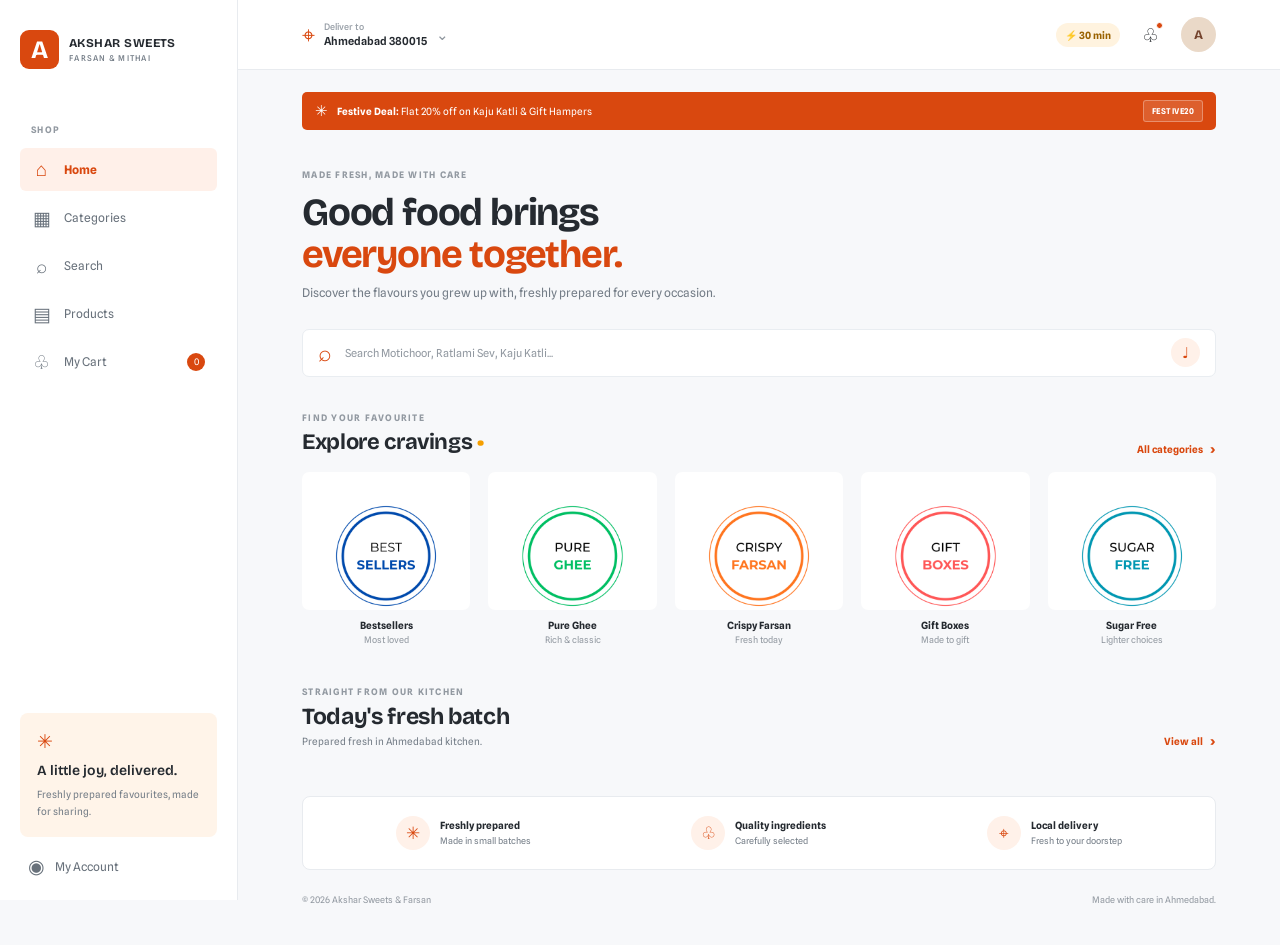
<file: index.html>
<!DOCTYPE html>
<html lang="en">
<head>
  <meta charset="UTF-8">
  <meta name="viewport" content="width=device-width, initial-scale=1.0">
  <meta name="theme-color" content="#f7f8fa">
  <title>Akshar Sweets & Farsan</title>
  <link rel="preconnect" href="https://fonts.googleapis.com">
  <link rel="preconnect" href="https://fonts.gstatic.com" crossorigin>
  <link href="https://fonts.googleapis.com/css2?family=Bricolage+Grotesque:wght@400;500;600;700;800&family=Spline+Sans:wght@400;500;600;700&display=swap" rel="stylesheet">
  <link rel="stylesheet" href="style.css">
</head>
<body>
  <div class="app-layout">
    <aside class="sidebar">
      <a href="#" class="brand">
        <span class="brand-symbol">A</span>
        <span class="brand-name">AKSHAR SWEETS<small>FARSAN & MITHAI</small></span>
      </a>
      <div class="sidebar-section">
        <span class="sidebar-label">SHOP</span>
        <nav class="sidebar-nav">
          <a href="../index.html" class="nav-item active"><span class="nav-icon">⌂</span>Home</a>
          <a href="/pages/categories.html" class="nav-item"><span class="nav-icon">▦</span>Categories</a>
          <a href="/pages/search.html" class="nav-item"><span class="nav-icon">⌕</span>Search</a>
          <a href="/pages/products.html" class="nav-item"><span class="nav-icon">▤</span>Products</a>
          <a href="/pages/my-cart.html" class="nav-item"><span class="nav-icon">♧</span>My Cart <span class="nav-count" id="sidebarCartCount">0</span></a>
        </nav>
      </div> 
      <div class="sidebar-bottom">
        <div class="sidebar-promo">
          <span class="promo-star">✳</span>
          <strong>A little joy, delivered.</strong>
          <p>Freshly prepared favourites, made for sharing.</p>
        </div>
        <a href="#" class="account-link"><span>◉</span> My Account</a>
      </div>
    </aside>

    <main class="main-content">
      <header class="topbar">
        <a href="#" class="brand mobile-brand">
          <span class="brand-symbol">A</span>
          <span class="brand-name">AKSHAR SWEETS<small>FARSAN & MITHAI</small></span>
        </a>
        <div class="topbar-location">
          <span class="location-pin">⌖</span>
          <span><strong>Deliver to</strong><b>Ahmedabad 380015</b></span>
          <span class="location-arrow">⌄</span>
        </div>
        <div class="topbar-spacer"></div>
        <span class="delivery-time">⚡ 30 min</span>
        <button class="topbar-icon notification-button" aria-label="Notifications">♧<i></i></button>
        <button class="profile-button" aria-label="Profile">A</button>
      </header>

      <div class="home-container">
        <div class="offer-strip">
          <span class="offer-icon">✳</span>
          <p><strong>Festive Deal:</strong> Flat 20% off on Kaju Katli & Gift Hampers</p>
          <span class="offer-code">FESTIVE20</span>
        </div>

        <section class="welcome-section">
          <div>
            <span class="section-kicker">MADE FRESH, MADE WITH CARE</span>
            <h1>Good food brings<br><em>everyone together.</em></h1>
            <p>Discover the flavours you grew up with, freshly prepared for every occasion.</p>
          </div>
        </section>

        <form class="search-bar" id="homeSearch">
          <span class="search-icon">⌕</span>
          <input id="searchInput" type="search" placeholder="Search Motichoor, Ratlami Sev, Kaju Katli...">
          <button type="button" class="voice-button" aria-label="Voice search">♩</button>
        </form>

        <section class="categories-section">
          <div class="section-heading">
            <div><span class="section-kicker">FIND YOUR FAVOURITE</span><h2>Explore cravings <span class="heading-dot">•</span></h2></div>
            <a href="#" class="section-link">All categories <span>›</span></a>
          </div>
          <div class="category-list">
            <a href="#" class="category-item">
              <span class="category-image category-sweets"><img src="/src/images/1.png" alt="Traditional sweets"></span>
              <span class="category-title">Bestsellers</span>
              <span class="category-subtitle">Most loved</span>
            </a>
            <a href="#" class="category-item">
              <span class="category-image category-ghee"><img src="/src/images/2.png" alt="Indian snacks"></span>
              <span class="category-title">Pure Ghee</span>
              <span class="category-subtitle">Rich & classic</span>
            </a>
            <a href="#" class="category-item">
              <span class="category-image category-farsan"><img src="/src/images/3.png" alt="Fresh farsan"></span>
              <span class="category-title">Crispy Farsan</span>
              <span class="category-subtitle">Fresh today</span>
            </a>
            <a href="#" class="category-item">
              <span class="category-image category-gifts"><img src="/src/images/4.png" alt="Gift selection"></span>
              <span class="category-title">Gift Boxes</span>
              <span class="category-subtitle">Made to gift</span>
            </a>
            <a href="#" class="category-item">
              <span class="category-image category-sugar"><img src="/src/images/5.png" alt="Indian food"></span>
              <span class="category-title">Sugar Free</span>
              <span class="category-subtitle">Lighter choices</span>
            </a>
          </div>
        </section>

        <section class="fresh-section">
          <div class="section-heading fresh-heading">
            <div><span class="section-kicker">STRAIGHT FROM OUR KITCHEN</span><h2>Today's fresh batch</h2><p>Prepared fresh in Ahmedabad kitchen.</p></div>
            <a href="#" class="section-link">View all <span>›</span></a>
          </div>
          <div class="fresh-grid" id="freshProducts"></div>
        </section>

        <section class="promise-section">
          <div class="promise-item"><span>✳</span><div><strong>Freshly prepared</strong><small>Made in small batches</small></div></div>
          <div class="promise-item"><span>♧</span><div><strong>Quality ingredients</strong><small>Carefully selected</small></div></div>
          <div class="promise-item"><span>⌖</span><div><strong>Local delivery</strong><small>Fresh to your doorstep</small></div></div>
        </section>

        <footer class="footer">
          <span>© 2026 Akshar Sweets & Farsan</span>
          <span>Made with care in Ahmedabad.</span>
        </footer>
      </div>
    </main>
  </div>

  <nav class="bottom-nav" aria-label="Main navigation">
    <a href="../index.html" class="bottom-item active"><span>⌂</span><small>Home</small></a>
    <a href="/pages/categories.html" class="bottom-item"><span>▦</span><small>Categories</small></a>
    <a href="/pages/search.html" class="bottom-item"><span>⌕</span><small>Search</small></a>
    <a href="/pages/products.html" class="bottom-item"><span>▤</span><small>Products</small></a>
    <a href="/pages/my-cart.html" class="bottom-item cart-nav-item"><span>♧<i id="bottomCartCount">0</i></span><small>Cart</small></a>
  </nav>

  <div class="toast" id="toast"></div>
  <script src="script.js"></script>
</body>
</html>
</file>
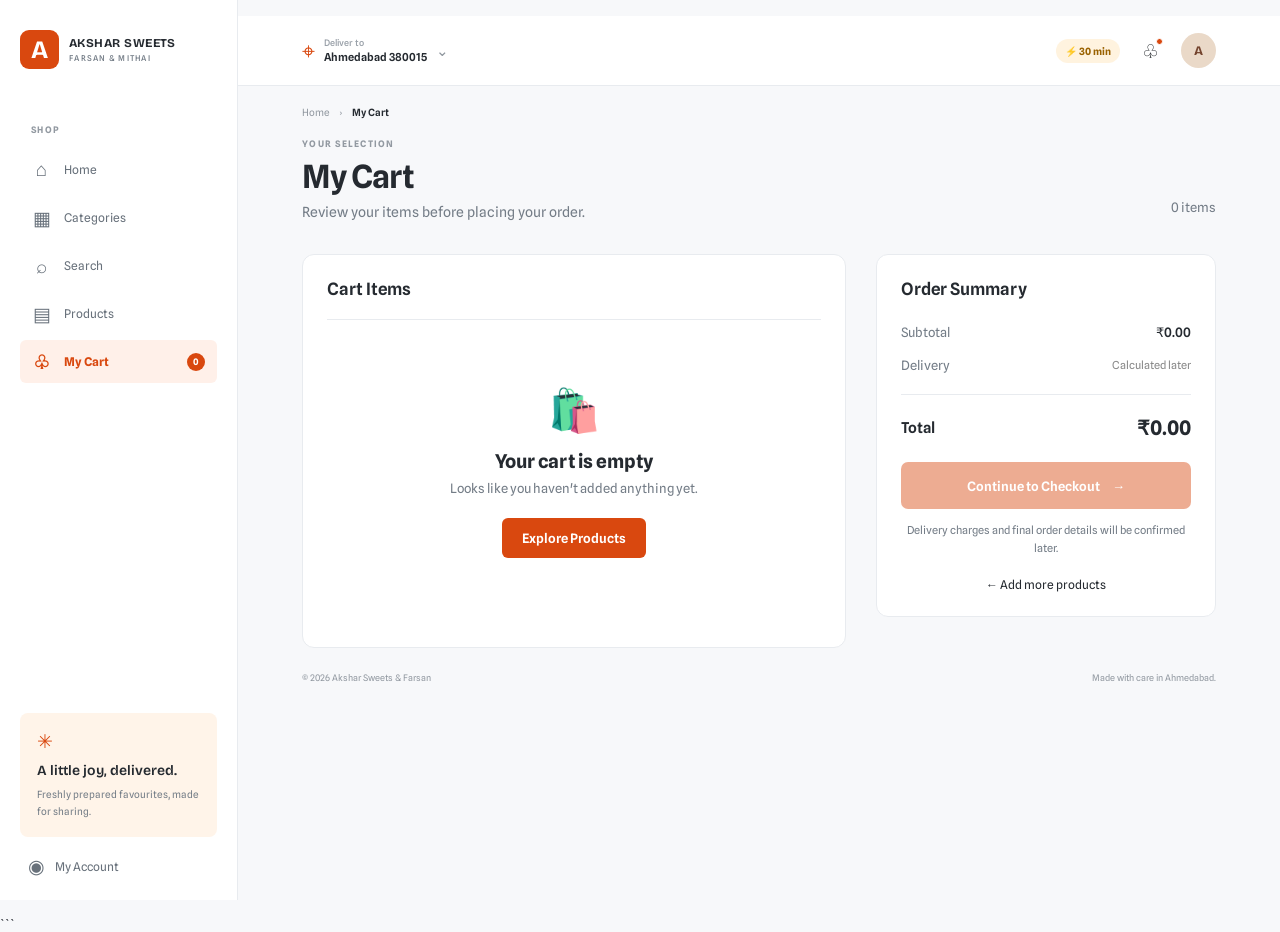
<file: pages/my-cart.html>
```html
<!DOCTYPE html>
<html lang="en">
<head>
  <meta charset="UTF-8">
  <meta name="viewport" content="width=device-width, initial-scale=1.0">
  <meta name="theme-color" content="#f7f8fa">
  <title>My Cart | Akshar Sweets & Farsan</title>
  <link rel="preconnect" href="https://fonts.googleapis.com">
  <link rel="preconnect" href="https://fonts.gstatic.com" crossorigin>
  <link href="https://fonts.googleapis.com/css2?family=Bricolage+Grotesque:wght@400;500;600;700;800&family=Spline+Sans:wght@400;500;600;700&display=swap" rel="stylesheet">
  <link rel="stylesheet" href="../style.css">
  <link rel="stylesheet" href="../css/my-cart.css">
</head>
<body>
  <div class="app-layout">
    <aside class="sidebar">
      <a href="../index.html" class="brand">
        <span class="brand-symbol">A</span>
        <span class="brand-name">AKSHAR SWEETS<small>FARSAN & MITHAI</small></span>
      </a>
      <div class="sidebar-section">
        <span class="sidebar-label">SHOP</span>
        <nav class="sidebar-nav">
          <a href="../index.html" class="nav-item"><span class="nav-icon">⌂</span>Home</a>
          <a href="/pages/categories.html" class="nav-item"><span class="nav-icon">▦</span>Categories</a>
          <a href="/pages/search.html" class="nav-item"><span class="nav-icon">⌕</span>Search</a>
          <a href="/pages/products.html" class="nav-item"><span class="nav-icon">▤</span>Products</a>
          <a href="/pages/my-cart.html" class="nav-item active"><span class="nav-icon">♧</span>My Cart <span class="nav-count" id="sidebarCartCount">0</span></a>
        </nav>
      </div>
      <div class="sidebar-bottom">
        <div class="sidebar-promo">
          <span class="promo-star">✳</span>
          <strong>A little joy, delivered.</strong>
          <p>Freshly prepared favourites, made for sharing.</p>
        </div>
        <a href="#" class="account-link"><span>◉</span> My Account</a>
      </div>
    </aside>

    <main class="main-content">
      <header class="topbar">
        <a href="../index.html" class="brand mobile-brand">
          <span class="brand-symbol">A</span>
          <span class="brand-name">AKSHAR SWEETS<small>FARSAN & MITHAI</small></span>
        </a>
        <div class="topbar-location">
          <span class="location-pin">⌖</span>
          <span><strong>Deliver to</strong><b>Ahmedabad 380015</b></span>
          <span class="location-arrow">⌄</span>
        </div>
        <div class="topbar-spacer"></div>
        <span class="delivery-time">⚡ 30 min</span>
        <button class="topbar-icon notification-button" aria-label="Notifications">♧<i></i></button>
        <button class="profile-button" aria-label="Profile">A</button>
      </header>

      <div class="cart-page">
        <div class="cart-breadcrumb">
          <a href="../index.html">Home</a>
          <span>›</span>
          <strong>My Cart</strong>
        </div>

        <div class="cart-heading">
          <div>
            <span class="section-kicker">YOUR SELECTION</span>
            <h1>My Cart</h1>
            <p>Review your items before placing your order.</p>
          </div>
          <span class="cart-item-total" id="cartItemTotal">0 items</span>
        </div>

        <div class="cart-layout">
          <section class="cart-items-section">
            <div class="cart-section-heading">
              <h2>Cart Items</h2>
              <button class="clear-cart-btn" id="clearCartBtn" type="button">Clear cart</button>
            </div>
            <div id="cartItems" class="cart-items"></div>
            <div id="emptyCart" class="empty-cart" hidden>
              <div class="empty-cart-icon">🛍️</div>
              <h2>Your cart is empty</h2>
              <p>Looks like you haven't added anything yet.</p>
              <a href="products.html" class="shop-now-btn">Explore Products</a>
            </div>
          </section>

          <aside class="order-summary" id="orderSummary">
            <h2>Order Summary</h2>
            <div class="summary-line">
              <span>Subtotal</span>
              <strong id="subtotal">₹0.00</strong>
            </div>
            <div class="summary-line">
              <span>Delivery</span>
              <strong class="delivery-value">Calculated later</strong>
            </div>
            <div class="summary-divider"></div>
            <div class="summary-total">
              <span>Total</span>
              <strong id="grandTotal">₹0.00</strong>
            </div>
            <button class="checkout-btn" id="checkoutBtn" type="button" disabled>
              Continue to Checkout
              <span>→</span>
            </button>
            <p class="checkout-note">Delivery charges and final order details will be confirmed later.</p>
            <a href="products.html" class="back-to-products">← Add more products</a>
          </aside>
        </div>

        <footer class="footer">
          <span>© 2026 Akshar Sweets & Farsan</span>
          <span>Made with care in Ahmedabad.</span>
        </footer>
      </div>
    </main>
  </div>

  <nav class="bottom-nav" aria-label="Main navigation">
    <a href="../index.html" class="bottom-item"><span>⌂</span><small>Home</small></a>
    <a href="/pages/categories.html" class="bottom-item"><span>▦</span><small>Categories</small></a>
    <a href="/pages/search.html" class="bottom-item"><span>⌕</span><small>Search</small></a>
    <a href="/pages/products.html" class="bottom-item"><span>▤</span><small>Products</small></a>
    <a href="/pages/my-cart.html" class="bottom-item cart-nav-item active"><span>♧<i id="bottomCartCount">0</i></span><small>Cart</small></a>
  </nav>

  <div class="cart-toast" id="cartToast" role="status" aria-live="polite"></div>
  <script src="../js/my-cart.js"></script>
</body>
</html>
```
</file>
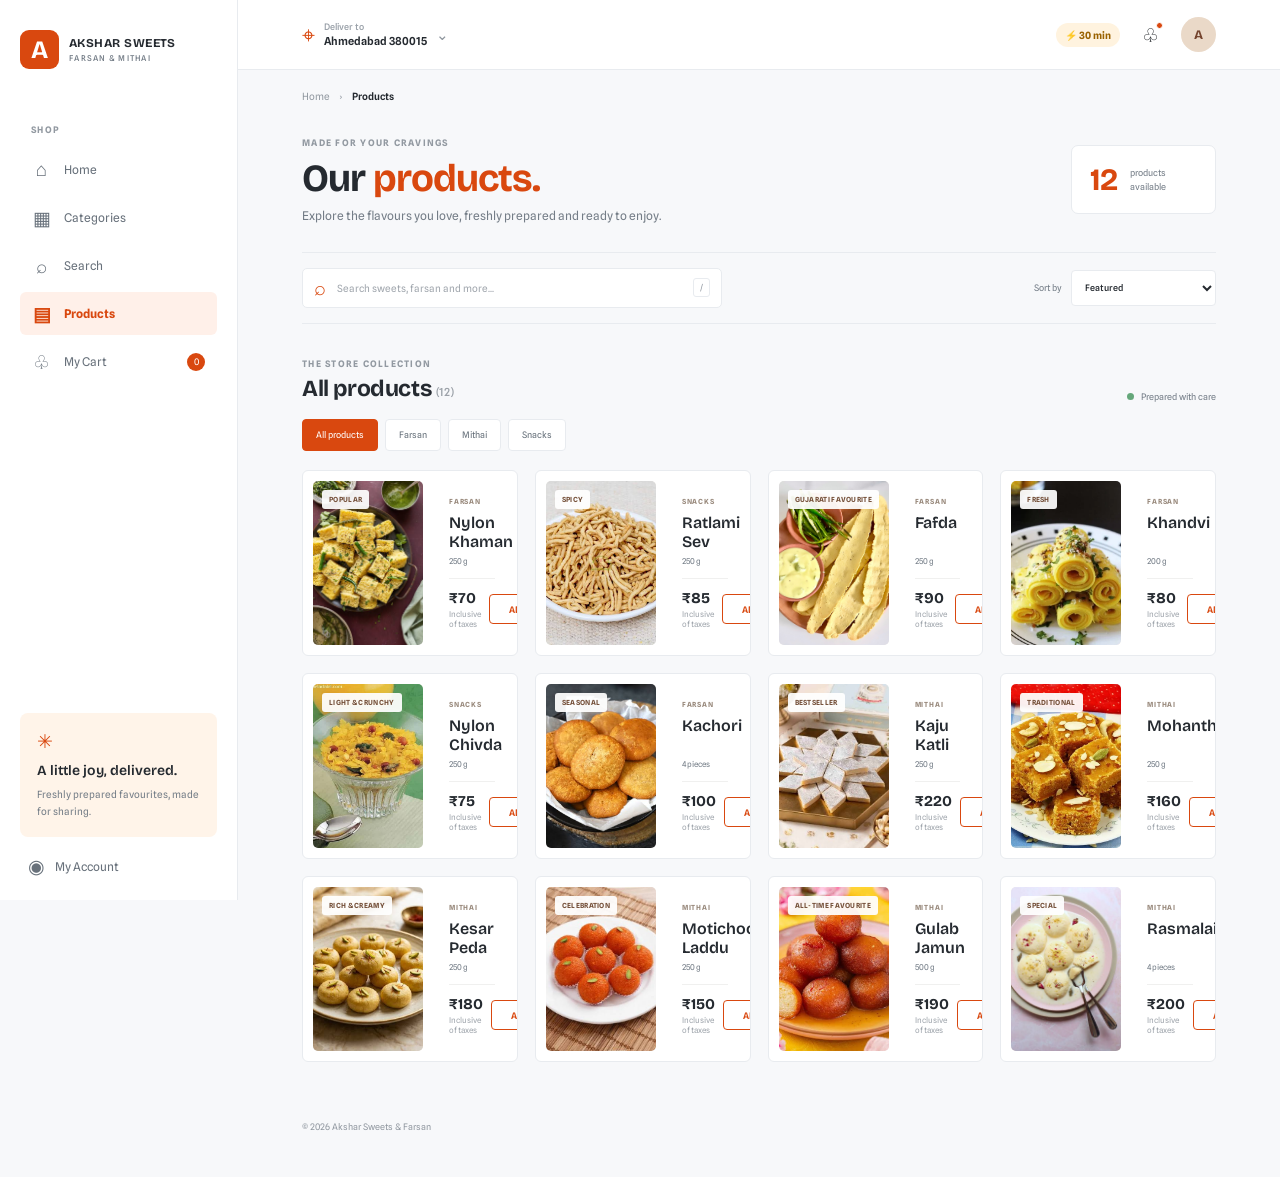
<file: pages/products.html>
<!DOCTYPE html>
<html lang="en">
<head>
  <meta charset="UTF-8">
  <meta name="viewport" content="width=device-width, initial-scale=1.0">
  <meta name="theme-color" content="#f7f8fa">
  <title>Products | Akshar Sweets & Farsan</title>
  <link rel="preconnect" href="https://fonts.googleapis.com">
  <link rel="preconnect" href="https://fonts.gstatic.com" crossorigin>
  <link href="https://fonts.googleapis.com/css2?family=Bricolage+Grotesque:wght@400;500;600;700;800&family=Spline+Sans:wght@400;500;600;700&display=swap" rel="stylesheet">
  <link rel="stylesheet" href="../style.css">
  <link rel="stylesheet" href="../css/products.css">
</head>
<body>
  <div class="app-layout">
    <aside class="sidebar">
      <a href="../index.html" class="brand">
        <span class="brand-symbol">A</span>
        <span class="brand-name">AKSHAR SWEETS<small>FARSAN & MITHAI</small></span>
      </a>
      <div class="sidebar-section">
        <span class="sidebar-label">SHOP</span>
        <nav class="sidebar-nav">
          <a href="../index.html" class="nav-item"><span class="nav-icon">⌂</span>Home</a>
          <a href="categories.html" class="nav-item"><span class="nav-icon">▦</span>Categories</a>
          <a href="search.html" class="nav-item"><span class="nav-icon">⌕</span>Search</a>
          <a href="products.html" class="nav-item active"><span class="nav-icon">▤</span>Products</a>
          <a href="my-cart.html" class="nav-item"><span class="nav-icon">♧</span>My Cart <span class="nav-count" id="sidebarCartCount">0</span></a>
        </nav>
      </div>
      <div class="sidebar-bottom">
        <div class="sidebar-promo">
          <span class="promo-star">✳</span>
          <strong>A little joy, delivered.</strong>
          <p>Freshly prepared favourites, made for sharing.</p>
        </div>
        <a href="#" class="account-link"><span>◉</span> My Account</a>
      </div>
    </aside>

    <main class="main-content">
      <header class="topbar">
        <a href="../index.html" class="brand mobile-brand">
          <span class="brand-symbol">A</span>
          <span class="brand-name">AKSHAR SWEETS<small>FARSAN & MITHAI</small></span>
        </a>
        <div class="topbar-location">
          <span class="location-pin">⌖</span>
          <span><strong>Deliver to</strong><b>Ahmedabad 380015</b></span>
          <span class="location-arrow">⌄</span>
        </div>
        <div class="topbar-spacer"></div>
        <span class="delivery-time">⚡ 30 min</span>
        <button class="topbar-icon notification-button" aria-label="Notifications">♧<i></i></button>
        <button class="profile-button" aria-label="Profile">A</button>
      </header>

      <div class="products-page">
        <div class="products-breadcrumb"><a href="../index.html">Home</a><span>›</span><strong>Products</strong></div>

        <section class="products-intro">
          <div>
            <span class="section-kicker">MADE FOR YOUR CRAVINGS</span>
            <h1>Our <em>products.</em></h1>
            <p>Explore the flavours you love, freshly prepared and ready to enjoy.</p>
          </div>
          <div class="products-total"><strong id="productTotal">16</strong><span>products<br>available</span></div>
        </section>

        <section class="products-toolbar">
          <div class="products-search">
            <span>⌕</span>
            <input type="search" id="productSearch" placeholder="Search sweets, farsan and more...">
            <kbd>/</kbd>
          </div>
          <label class="sort-control">
            <span>Sort by</span>
            <select id="productSort">
              <option value="featured">Featured</option>
              <option value="low">Price: Low to high</option>
              <option value="high">Price: High to low</option>
              <option value="az">Name: A to Z</option>
            </select>
          </label>
        </section>

        <section class="products-content">
          <div class="products-heading">
            <div>
              <span class="section-kicker">THE STORE COLLECTION</span>
              <h2>All products <span id="resultCount">(16)</span></h2>
            </div>
            <span class="fresh-note"><i></i> Prepared with care</span>
          </div>

          <div class="product-filters" id="productFilters">
            <button class="product-filter active" data-filter="all">All products</button>
            <button class="product-filter" data-filter="farsan">Farsan</button>
            <button class="product-filter" data-filter="mithai">Mithai</button>
            <button class="product-filter" data-filter="snacks">Snacks</button>
          </div>

          <div class="products-grid" id="productsGrid"></div>

          <div class="products-empty" id="productsEmpty" hidden>
            <span>⌕</span>
            <strong>No products found</strong>
            <p>Try a different name or category.</p>
            <button id="clearProducts">Clear filters</button>
          </div>
        </section>

        <footer class="footer">
          <span>© 2026 Akshar Sweets & Farsan</span>
        </footer>
      </div>
    </main>
  </div>

  <nav class="bottom-nav" aria-label="Main navigation">
    <a href="../index.html" class="bottom-item"><span>⌂</span><small>Home</small></a>
    <a href="categories.html" class="bottom-item"><span>▦</span><small>Categories</small></a>
    <a href="search.html" class="bottom-item"><span>⌕</span><small>Search</small></a>
    <a href="products.html" class="bottom-item active"><span>▤</span><small>Products</small></a>
    <a href="my-cart.html" class="bottom-item cart-nav-item"><span>♧<i id="bottomCartCount">0</i></span><small>Cart</small></a>
  </nav>

  <div class="toast" id="toast"></div>
  <script src="../js/products.js"></script>
</body>
</html>
</file>
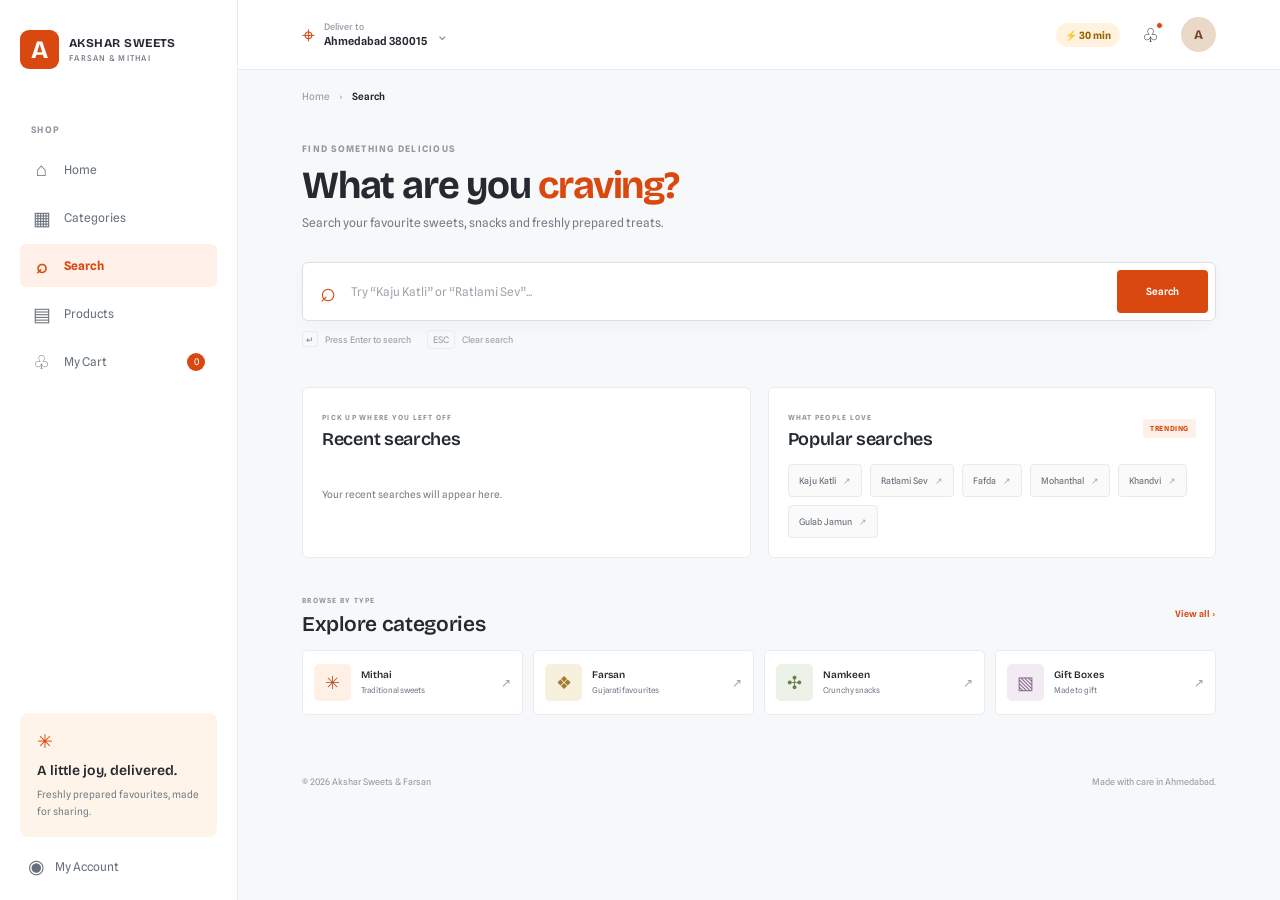
<file: pages/search.html>
<!DOCTYPE html>
<html lang="en">
<head>
  <meta charset="UTF-8">
  <meta name="viewport" content="width=device-width, initial-scale=1.0">
  <meta name="theme-color" content="#f7f8fa">
  <title>Search | Akshar Sweets & Farsan</title>
  <link rel="preconnect" href="https://fonts.googleapis.com">
  <link rel="preconnect" href="https://fonts.gstatic.com" crossorigin>
  <link href="https://fonts.googleapis.com/css2?family=Bricolage+Grotesque:wght@400;500;600;700;800&family=Spline+Sans:wght@400;500;600;700&display=swap" rel="stylesheet">
  <link rel="stylesheet" href="../style.css">
  <link rel="stylesheet" href="../css/search.css">
</head>
<body>
  <div class="app-layout">
    <aside class="sidebar">
      <a href="../index.html" class="brand">
        <span class="brand-symbol">A</span>
        <span class="brand-name">AKSHAR SWEETS<small>FARSAN & MITHAI</small></span>
      </a>
      <div class="sidebar-section">
        <span class="sidebar-label">SHOP</span>
        <nav class="sidebar-nav">
          <a href="../index.html" class="nav-item"><span class="nav-icon">⌂</span>Home</a>
          <a href="/pages/categories.html" class="nav-item"><span class="nav-icon">▦</span>Categories</a>
          <a href="/pages/search.html" class="nav-item active"><span class="nav-icon">⌕</span>Search</a>
          <a href="/pages/products.html" class="nav-item"><span class="nav-icon">▤</span>Products</a>
          <a href="/pages/my-cart.html" class="nav-item"><span class="nav-icon">♧</span>My Cart <span class="nav-count" id="sidebarCartCount">0</span></a>
        </nav>
      </div>
      <div class="sidebar-bottom">
        <div class="sidebar-promo">
          <span class="promo-star">✳</span>
          <strong>A little joy, delivered.</strong>
          <p>Freshly prepared favourites, made for sharing.</p>
        </div>
        <a href="#" class="account-link"><span>◉</span> My Account</a>
      </div>
    </aside>

    <main class="main-content">
      <header class="topbar">
        <a href="../index.html" class="brand mobile-brand">
          <span class="brand-symbol">A</span>
          <span class="brand-name">AKSHAR SWEETS<small>FARSAN & MITHAI</small></span>
        </a>
        <div class="topbar-location">
          <span class="location-pin">⌖</span>
          <span><strong>Deliver to</strong><b>Ahmedabad 380015</b></span>
          <span class="location-arrow">⌄</span>
        </div>
        <div class="topbar-spacer"></div>
        <span class="delivery-time">⚡ 30 min</span>
        <button class="topbar-icon notification-button" aria-label="Notifications">♧<i></i></button>
        <button class="profile-button" aria-label="Profile">A</button>
      </header>

      <div class="search-page">
        <div class="search-breadcrumb"><a href="../index.html">Home</a><span>›</span><strong>Search</strong></div>

        <section class="search-intro">
          <span class="section-kicker">FIND SOMETHING DELICIOUS</span>
          <h1>What are you <em>craving?</em></h1>
          <p>Search your favourite sweets, snacks and freshly prepared treats.</p>
        </section>

        <section class="search-main">
          <form class="main-search-box" id="productSearchForm">
            <span class="main-search-icon">⌕</span>
            <input type="search" id="productSearchInput" placeholder="Try “Kaju Katli” or “Ratlami Sev”..." autocomplete="off" aria-label="Search products">
            <button type="button" id="clearSearch" class="clear-search" aria-label="Clear search" hidden>×</button>
            <button type="submit" class="search-submit">Search</button>
          </form>
          <div class="search-hint"><span>↵</span> Press Enter to search <kbd>ESC</kbd> Clear search</div>
        </section>

        <section class="search-discovery" id="searchDiscovery">
          <div class="discovery-grid">
            <div class="discovery-panel recent-panel">
              <div class="panel-heading">
                <div><span class="section-kicker">PICK UP WHERE YOU LEFT OFF</span><h2>Recent searches</h2></div>
                <button class="text-action" id="clearRecent">Clear all</button>
              </div>
              <div class="recent-list" id="recentSearches">
                <button class="recent-item" data-query="Kaju Katli"><span>↺</span>Kaju Katli<small>›</small></button>
                <button class="recent-item" data-query="Gathiya"><span>↺</span>Gathiya<small>›</small></button>
                <button class="recent-item" data-query="Motichoor Laddu"><span>↺</span>Motichoor Laddu<small>›</small></button>
              </div>
            </div>

            <div class="discovery-panel popular-panel">
              <div class="panel-heading">
                <div><span class="section-kicker">WHAT PEOPLE LOVE</span><h2>Popular searches</h2></div>
                <span class="trending-label">TRENDING</span>
              </div>
              <div class="popular-tags">
                <button data-query="Kaju Katli">Kaju Katli <span>↗</span></button>
                <button data-query="Ratlami Sev">Ratlami Sev <span>↗</span></button>
                <button data-query="Fafda">Fafda <span>↗</span></button>
                <button data-query="Mohanthal">Mohanthal <span>↗</span></button>
                <button data-query="Khandvi">Khandvi <span>↗</span></button>
                <button data-query="Gulab Jamun">Gulab Jamun <span>↗</span></button>
              </div>
            </div>
          </div>

          <div class="quick-categories">
            <div class="panel-heading">
              <div><span class="section-kicker">BROWSE BY TYPE</span><h2>Explore categories</h2></div>
              <a href="categories.html" class="text-action">View all <span>›</span></a>
            </div>
            <div class="quick-category-list">
              <a href="products.html?category=mithai" class="quick-category">
                <span class="quick-category-icon mithai-icon">✳</span>
                <span><strong>Mithai</strong><small>Traditional sweets</small></span>
                <b>↗</b>
              </a>
              <a href="products.html?category=farsan" class="quick-category">
                <span class="quick-category-icon farsan-icon">❖</span>
                <span><strong>Farsan</strong><small>Gujarati favourites</small></span>
                <b>↗</b>
              </a>
              <a href="products.html?category=namkeen" class="quick-category">
                <span class="quick-category-icon namkeen-icon">✣</span>
                <span><strong>Namkeen</strong><small>Crunchy snacks</small></span>
                <b>↗</b>
              </a>
              <a href="products.html?category=gift-boxes" class="quick-category">
                <span class="quick-category-icon gift-icon">▧</span>
                <span><strong>Gift Boxes</strong><small>Made to gift</small></span>
                <b>↗</b>
              </a>
            </div>
          </div>
        </section>

        <section class="search-results" id="searchResults" hidden>
          <div class="results-heading">
            <div><span class="section-kicker">YOUR SEARCH RESULTS</span><h2 id="resultsTitle">Results</h2><p id="resultsDescription">Products matching your search</p></div>
            <span class="results-count" id="resultsCount"></span>
          </div>
          <div class="results-grid" id="resultsGrid"></div>
          <div class="no-results" id="noResults" hidden>
            <span class="no-results-icon">⌕</span>
            <h3>No products found</h3>
            <p>We couldn't find anything matching that search. Try a different name or browse our categories.</p>
            <button id="backToDiscovery">Explore categories</button>
          </div>
        </section>

        <footer class="footer">
          <span>© 2026 Akshar Sweets & Farsan</span>
          <span>Made with care in Ahmedabad.</span>
        </footer>
      </div>
    </main>
  </div>

  <nav class="bottom-nav" aria-label="Main navigation">
    <a href="../index.html" class="bottom-item"><span>⌂</span><small>Home</small></a>
    <a href="/pages/categories.html" class="bottom-item"><span>▦</span><small>Categories</small></a>
    <a href="/pages/search.html" class="bottom-item active"><span>⌕</span><small>Search</small></a>
    <a href="/pages/products.html" class="bottom-item"><span>▤</span><small>Products</small></a>
    <a href="/pages/my-cart.html" class="bottom-item cart-nav-item"><span>♧<i id="bottomCartCount">0</i></span><small>Cart</small></a>
  </nav>

  <div class="toast" id="toast" role="status"></div>
  <script src="../js/search.js"></script>
</body>
</html>
</file>
<file: style.css>
:root {
    --primary: #d9480f;
    --primary-dark: #b93808;
    --secondary: #f59f00;
    --tertiary: #2b8a3e;
    --neutral: #212529;
    --background: #f7f8fa;
    --surface: #ffffff;
    --surface-soft: #f0f2f5;
    --text: #252a30;
    --muted: #747d87;
    --border: #e8ebef;
    --heading: "Bricolage Grotesque", sans-serif;
    --body: "Spline Sans", sans-serif;
}

* {
    box-sizing: border-box;
}

html {
    scroll-behavior: smooth;
}

body {
    margin: 0;
    background: var(--background);
    color: var(--text);
    font-family: var(--body);
    font-size: 13px;
    -webkit-font-smoothing: antialiased;
}

button,
input {
    font: inherit;
}

button,
a {
    -webkit-tap-highlight-color: transparent;
}

a {
    color: inherit;
    text-decoration: none;
}

button {
    cursor: pointer;
}

.app-layout {
    min-height: 100vh;
}

.sidebar {
    width: 238px;
    position: fixed;
    inset: 0 auto 0 0;
    z-index: 20;
    display: flex;
    flex-direction: column;
    padding: 30px 20px 20px;
    background: var(--surface);
    border-right: 1px solid var(--border);
}

.brand {
    display: flex;
    align-items: center;
    gap: 10px;
    width: fit-content;
}

.brand-symbol {
    width: 39px;
    height: 39px;
    display: grid;
    place-items: center;
    border-radius: 9px;
    background: var(--primary);
    color: white;
    font: 700 25px var(--heading);
}

.brand-name {
    display: flex;
    flex-direction: column;
    gap: 3px;
    font: 700 12px var(--heading);
    letter-spacing: .45px;
}

.brand-name small {
    color: var(--muted);
    font: 500 8px var(--body);
    letter-spacing: 1.25px;
}

.sidebar-section {
    margin-top: 55px;
}

.sidebar-label,
.section-kicker {
    color: #9299a1;
    font-size: 9px;
    font-weight: 700;
    letter-spacing: 1.25px;
}

.sidebar-label {
    display: block;
    margin: 0 0 13px 11px;
}

.sidebar-nav {
    display: grid;
    gap: 5px;
}

.nav-item {
    min-height: 43px;
    display: flex;
    align-items: center;
    gap: 13px;
    padding: 0 12px;
    border-radius: 6px;
    color: #68717b;
    font-size: 12px;
}

.nav-item:hover {
    background: #fff3ed;
    color: var(--primary);
}

.nav-item.active {
    background: #fff0e9;
    color: var(--primary);
    font-weight: 700;
}

.nav-icon {
    width: 19px;
    text-align: center;
    font-size: 19px;
}

.nav-count {
    min-width: 18px;
    height: 18px;
    display: grid;
    place-items: center;
    margin-left: auto;
    border-radius: 50%;
    background: var(--primary);
    color: white;
    font-size: 9px;
}

.sidebar-bottom {
    margin-top: auto;
}

.sidebar-promo {
    padding: 17px;
    border-radius: 8px;
    background: #fff4e9;
}

.promo-star {
    display: block;
    margin-bottom: 10px;
    color: var(--primary);
    font-size: 19px;
}

.sidebar-promo strong {
    font: 600 14px var(--heading);
}

.sidebar-promo p {
    margin: 7px 0 0;
    color: var(--muted);
    font-size: 10px;
    line-height: 1.7;
}

.account-link {
    display: flex;
    align-items: center;
    gap: 10px;
    padding: 18px 8px 3px;
    color: #68717b;
    font-size: 12px;
}

.account-link span {
    font-size: 19px;
}

.main-content {
    min-height: 100vh;
    margin-left: 238px;
}

.topbar {
    height: 70px;
    position: sticky;
    top: 0;
    z-index: 15;
    display: flex;
    align-items: center;
    gap: 13px;
    padding: 0 clamp(28px, 5vw, 75px);
    background: rgba(255, 255, 255, .96);
    border-bottom: 1px solid var(--border);
    backdrop-filter: blur(12px);
}

.mobile-brand {
    display: none;
}

.topbar-location {
    display: flex;
    align-items: center;
    gap: 9px;
}

.location-pin {
    color: var(--primary);
    font-size: 23px;
}

.topbar-location>span:nth-child(2) {
    display: grid;
    gap: 2px;
}

.topbar-location strong {
    color: #9aa1a9;
    font-size: 9px;
    font-weight: 500;
}

.topbar-location b {
    font-size: 11px;
    font-weight: 600;
}

.location-arrow {
    color: #8c949c;
    font-size: 15px;
}

.topbar-spacer {
    flex: 1;
}

.delivery-time {
    padding: 6px 9px;
    border-radius: 20px;
    background: #fff3df;
    color: #9a6200;
    font-size: 10px;
    font-weight: 700;
}

.topbar-icon,
.profile-button {
    width: 35px;
    height: 35px;
    position: relative;
    display: grid;
    place-items: center;
    border: 0;
    border-radius: 50%;
    background: transparent;
    color: var(--neutral);
    font-size: 19px;
}

.notification-button i {
    width: 7px;
    height: 7px;
    position: absolute;
    top: 5px;
    right: 5px;
    border: 1px solid white;
    border-radius: 50%;
    background: var(--primary);
}

.profile-button {
    background: #ead9c8;
    color: #75452f;
    font: 700 13px var(--heading);
}

.home-container {
    width: min(100%, 1230px);
    margin: 0 auto;
    padding: 22px clamp(28px, 5vw, 75px) 30px;
}

.offer-strip {
    min-height: 38px;
    display: flex;
    align-items: center;
    gap: 9px;
    padding: 0 13px;
    border-radius: 5px;
    background: var(--primary);
    color: white;
}

.offer-icon {
    font-size: 15px;
}

.offer-strip p {
    flex: 1;
    margin: 0;
    font-size: 10px;
}

.offer-strip p strong {
    font-weight: 700;
}

.offer-code {
    padding: 5px 8px;
    border: 1px solid #ffffff4d;
    border-radius: 3px;
    background: #ffffff20;
    font-size: 8px;
    font-weight: 700;
    letter-spacing: .5px;
}

.welcome-section {
    display: flex;
    align-items: center;
    justify-content: space-between;
    padding: 35px 0 25px;
}

.welcome-section h1 {
    margin: 10px 0 8px;
    font: 700 clamp(30px, 3vw, 42px)/1.1 var(--heading);
    letter-spacing: -1.2px;
}

.welcome-section h1 em {
    color: var(--primary);
    font-style: normal;
}

.welcome-section p {
    max-width: 430px;
    margin: 0;
    color: var(--muted);
    font-size: 12px;
    line-height: 1.7;
}

.welcome-mark {
    width: 84px;
    height: 84px;
    display: grid;
    place-items: center;
    margin-right: 6%;
    border: 1px solid #f2d9cc;
    border-radius: 50%;
    background: #fff4ed;
    color: var(--primary);
    font: 500 43px var(--heading);
}

.search-bar {
    height: 48px;
    display: flex;
    align-items: center;
    gap: 11px;
    padding: 0 15px;
    border: 1px solid #e9edf1;
    border-radius: 7px;
    background: var(--surface);
    transition: border-color .2s, box-shadow .2s;
}

.search-bar:focus-within {
    border-color: #e7a58b;
    box-shadow: 0 0 0 3px #d9480f12;
}

.search-icon {
    color: var(--primary);
    font-size: 23px;
    line-height: 1;
}

.search-bar input {
    flex: 1;
    min-width: 0;
    border: 0;
    outline: 0;
    background: transparent;
    color: var(--text);
    font-size: 11px;
}

.search-bar input::placeholder {
    color: #9299a1;
}

.voice-button {
    width: 29px;
    height: 29px;
    border: 0;
    border-radius: 50%;
    background: #fff1e9;
    color: var(--primary);
    font-size: 15px;
}

.categories-section,
.fresh-section {
    padding-top: 31px;
}

.section-heading {
    display: flex;
    align-items: end;
    justify-content: space-between;
    gap: 15px;
    margin-bottom: 17px;
}

.section-heading h2 {
    margin: 5px 0 0;
    font: 700 22px var(--heading);
    letter-spacing: -.35px;
}

.heading-dot {
    color: var(--secondary);
}

.section-link {
    display: inline-flex;
    align-items: center;
    gap: 6px;
    color: var(--primary);
    font-size: 10px;
    font-weight: 700;
    white-space: nowrap;
}

.section-link span {
    font-size: 18px;
    line-height: 10px;
}

.category-list {
    display: grid;
    grid-template-columns: repeat(5, minmax(0, 1fr));
    gap: 18px;
}

.category-item {
    min-width: 0;
    display: flex;
    flex-direction: column;
    align-items: center;
    text-align: center;
}

.category-image {
    width: 100%;
    aspect-ratio: 1 / .82;
    display: block;
    overflow: hidden;
    border-radius: 7px;
    background: #ece7df;
}

.category-image img {
    width: 100%;
    display: block;
    object-fit: cover;
    transition: transform .3s;
}

.category-item:hover .category-image img {
    transform: scale(1.05);
}

.category-title {
    margin-top: 9px;
    font-size: 10px;
    font-weight: 700;
}

.category-subtitle {
    margin-top: 3px;
    color: #9299a1;
    font-size: 9px;
}

.festival-banner {
    min-height: 230px;
    position: relative;
    display: grid;
    grid-template-columns: 1.1fr .9fr;
    align-items: center;
    gap: 20px;
    overflow: hidden;
    margin-top: 34px;
    padding: 25px 30px;
    border-radius: 10px;
    background: #b83705;
    color: white;
}

.festival-content {
    position: relative;
    z-index: 2;
}

.festival-tag {
    display: inline-flex;
    padding: 6px 9px;
    border-radius: 20px;
    background: #f8aa18;
    color: #57300b;
    font-size: 8px;
    font-weight: 700;
    letter-spacing: .3px;
}

.festival-label {
    display: block;
    margin-top: 18px;
    color: #ffd8bf;
    font-size: 8px;
    font-weight: 700;
    letter-spacing: 1.2px;
}

.festival-banner h2 {
    max-width: 340px;
    margin: 6px 0;
    font: 700 clamp(23px, 2.6vw, 32px)/1.1 var(--heading);
    letter-spacing: -.5px;
}

.festival-banner p {
    max-width: 340px;
    margin: 0;
    color: #ffe2d2;
    font-size: 10px;
    line-height: 1.6;
}

.festival-price {
    display: flex;
    align-items: end;
    justify-content: space-between;
    gap: 15px;
    max-width: 365px;
    margin-top: 19px;
}

.festival-price>div {
    display: grid;
    gap: 3px;
}

.festival-price small {
    color: #ffd5c1;
    font-size: 8px;
    font-weight: 700;
    letter-spacing: .7px;
}

.festival-price strong {
    font: 700 25px var(--heading);
}

.festival-price del {
    margin-left: 5px;
    color: #edb49b;
    font: 500 11px var(--body);
}

.festival-button {
    min-height: 38px;
    padding: 0 15px;
    border: 0;
    border-radius: 22px;
    background: #ffb21a;
    color: #4a2a05;
    font-size: 10px;
    font-weight: 700;
}

.festival-image {
    width: min(100%, 260px);
    aspect-ratio: 1 / .8;
    justify-self: end;
    overflow: hidden;
    border: 5px solid #ffffff24;
    border-radius: 9px;
    transform: rotate(2deg);
}

.festival-image img {
    width: 100%;
    height: 100%;
    display: block;
    object-fit: cover;
}

.festival-decoration {
    width: 190px;
    height: 190px;
    position: absolute;
    right: 15%;
    top: -130px;
    border: 1px solid #ffffff22;
    border-radius: 50%;
}

.decoration-two {
    width: 280px;
    height: 280px;
    right: -120px;
    top: auto;
    bottom: -210px;
}

.fresh-section {
    padding-top: 37px;
}

.fresh-heading {
    margin-bottom: 17px;
}

.fresh-heading h2 {
    font-size: 23px;
}

.fresh-heading p {
    margin: 5px 0 0;
    color: var(--muted);
    font-size: 10px;
}

.fresh-grid {
    display: grid;
    grid-template-columns: repeat(2, minmax(0, 1fr));
    gap: 16px;
}

.product-card {
    min-width: 0;
    display: grid;
    grid-template-columns: minmax(110px, .85fr) 1fr;
    gap: 14px;
    padding: 10px;
    border: 1px solid var(--border);
    border-radius: 8px;
    background: var(--surface);
    transition: border-color .2s, transform .2s;
}

.product-card:hover {
    border-color: #edc4b3;
    transform: translateY(-2px);
}

.product-image {
    min-height: 135px;
    position: relative;
    overflow: hidden;
    border-radius: 5px;
    background: #f0e7dc;
}

.product-image img {
    width: 100%;
    height: 100%;
    position: absolute;
    inset: 0;
    display: block;
    object-fit: cover;
}

.product-badge {
    position: absolute;
    top: 7px;
    left: 7px;
    z-index: 1;
    padding: 5px 7px;
    border-radius: 3px;
    background: #fff;
    color: var(--primary);
    font-size: 8px;
    font-weight: 700;
}

.veg-mark {
    width: 12px;
    height: 12px;
    position: absolute;
    top: 7px;
    right: 7px;
    z-index: 1;
    display: grid;
    place-items: center;
    border: 1px solid var(--tertiary);
    background: white;
}

.veg-mark::after {
    width: 6px;
    height: 6px;
    content: "";
    border-radius: 50%;
    background: var(--tertiary);
}

.product-details {
    min-width: 0;
    display: flex;
    flex-direction: column;
    justify-content: center;
    padding: 3px 3px 3px 0;
}

.product-meta {
    color: var(--muted);
    font-size: 8px;
}

.product-details h3 {
    margin: 7px 0 5px;
    font: 600 16px/1.2 var(--heading);
}

.product-description {
    color: var(--muted);
    font-size: 9px;
    line-height: 1.5;
}

.product-rating {
    margin-top: 9px;
    color: #a06b09;
    font-size: 9px;
}

.product-rating span {
    color: #8b939c;
}

.product-buy-row {
    display: flex;
    align-items: center;
    justify-content: space-between;
    gap: 8px;
    margin-top: 12px;
}

.product-price {
    font: 700 15px var(--heading);
}

.product-price del {
    margin-left: 4px;
    color: #a2a8af;
    font: 400 9px var(--body);
}

.add-button {
    min-height: 29px;
    padding: 0 13px;
    border: 0;
    border-radius: 20px;
    background: var(--primary);
    color: white;
    font-size: 9px;
    font-weight: 700;
}

.add-button:hover {
    background: var(--primary-dark);
}

.promise-section {
    display: grid;
    grid-template-columns: repeat(3, 1fr);
    gap: 15px;
    margin-top: 32px;
    padding: 19px 20px;
    border: 1px solid var(--border);
    border-radius: 8px;
    background: #fff;
}

.promise-item {
    display: flex;
    align-items: center;
    justify-content: center;
    gap: 10px;
}

.promise-item>span {
    width: 34px;
    height: 34px;
    display: grid;
    place-items: center;
    border-radius: 50%;
    background: #fff1e9;
    color: var(--primary);
    font-size: 17px;
}

.promise-item div {
    display: grid;
    gap: 4px;
}

.promise-item strong {
    font-size: 10px;
}

.promise-item small {
    color: var(--muted);
    font-size: 9px;
}

.footer {
    display: flex;
    justify-content: space-between;
    gap: 12px;
    padding: 24px 0 10px;
    color: #9299a1;
    font-size: 9px;
}

.bottom-nav {
    display: none;
}

.toast {
    position: fixed;
    z-index: 50;
    left: 50%;
    bottom: 25px;
    transform: translate(-50%, 12px);
    padding: 11px 17px;
    border-radius: 5px;
    background: #252a30;
    color: white;
    font-size: 11px;
    opacity: 0;
    pointer-events: none;
    transition: .2s;
}

.toast.show {
    transform: translate(-50%, 0);
    opacity: 1;
}

@media (max-width: 1100px) {
    .sidebar {
        display: none;
    }

    .main-content {
        margin-left: 0;
    }

    .bottom-nav {
        height: 67px;
        position: fixed;
        inset: auto 0 0;
        z-index: 30;
        display: flex;
        align-items: center;
        justify-content: space-around;
        padding: 5px 8px max(5px, env(safe-area-inset-bottom));
        border-top: 1px solid var(--border);
        background: rgba(255, 255, 255, .97);
        backdrop-filter: blur(12px);
    }

    .bottom-item {
        min-width: 55px;
        display: flex;
        flex-direction: column;
        align-items: center;
        justify-content: center;
        gap: 3px;
        color: #858d96;
    }

    .bottom-item>span {
        position: relative;
        font-size: 21px;
        line-height: 1.1;
    }

    .bottom-item small {
        font-size: 9px;
    }

    .bottom-item.active {
        color: var(--primary);
        font-weight: 700;
    }

    .cart-nav-item i {
        width: 14px;
        height: 14px;
        position: absolute;
        top: -5px;
        right: -9px;
        display: grid;
        place-items: center;
        border-radius: 50%;
        background: var(--primary);
        color: white;
        font-size: 8px;
        font-style: normal;
    }

    body {
        padding-bottom: 67px;
    }

    .home-container {
        max-width: 1000px;
    }

    .product-card {
        grid-template-columns: minmax(100px, .8fr) 1fr;
    }
}

@media (max-width: 700px) {
    body {
        font-size: 12px;
    }

    .topbar {
        height: 61px;
        gap: 8px;
        padding: 0 15px;
    }

    .mobile-brand {
        display: flex;
        gap: 7px;
    }

    .brand-symbol {
        width: 32px;
        height: 32px;
        border-radius: 7px;
        font-size: 21px;
    }

    .brand-name {
        font-size: 9px;
        letter-spacing: .2px;
    }

    .brand-name small {
        font-size: 6px;
        letter-spacing: .8px;
    }

    .topbar-location {
        margin-left: auto;
        gap: 5px;
    }

    .location-pin {
        font-size: 18px;
    }

    .topbar-location strong {
        font-size: 7px;
    }

    .topbar-location b {
        font-size: 8px;
    }

    .location-arrow {
        font-size: 12px;
    }

    .delivery-time {
        display: none;
    }

    .topbar-icon,
    .profile-button {
        width: 29px;
        height: 29px;
        font-size: 16px;
    }

    .profile-button {
        font-size: 11px;
    }

    .home-container {
        padding: 10px 14px 25px;
    }

    .offer-strip {
        min-height: 34px;
        gap: 6px;
        padding: 0 9px;
    }

    .offer-icon {
        font-size: 12px;
    }

    .offer-strip p {
        overflow: hidden;
        font-size: 8px;
        text-overflow: ellipsis;
        white-space: nowrap;
    }

    .offer-code {
        padding: 4px 5px;
        font-size: 7px;
    }

    .welcome-section {
        padding: 22px 1px 17px;
    }

    .welcome-section h1 {
        margin: 7px 0 6px;
        font-size: clamp(27px, 7.5vw, 35px);
        letter-spacing: -.8px;
    }

    .welcome-section p {
        max-width: 290px;
        font-size: 10px;
    }

    .welcome-mark {
        width: 55px;
        height: 55px;
        margin-right: 2px;
        font-size: 30px;
    }

    .section-kicker {
        font-size: 7px;
        letter-spacing: 1px;
    }

    .search-bar {
        height: 43px;
        gap: 8px;
        padding: 0 11px;
    }

    .search-bar input {
        font-size: 9px;
    }

    .search-icon {
        font-size: 20px;
    }

    .voice-button {
        width: 26px;
        height: 26px;
        font-size: 13px;
    }

    .categories-section {
        padding-top: 24px;
    }

    .section-heading {
        margin-bottom: 13px;
    }

    .section-heading h2 {
        font-size: 18px;
    }

    .section-link {
        gap: 3px;
        font-size: 8px;
    }

    .category-list {
        display: flex;
        gap: 12px;
        overflow-x: auto;
        padding: 1px 1px 8px;
        scrollbar-width: none;
    }

    .category-list::-webkit-scrollbar {
        display: none;
    }

    .category-item {
        flex: 0 0 67px;
    }

    .category-image {
        width: 62px;
        aspect-ratio: 1;
        border: 2px solid white;
        border-radius: 50%;
        box-shadow: 0 0 0 1px #e7e9ec;
    }

    .category-title {
        width: 100%;
        margin-top: 7px;
        overflow: hidden;
        font-size: 8px;
        text-overflow: ellipsis;
        white-space: nowrap;
    }

    .category-subtitle {
        display: none;
    }

    .festival-banner {
        min-height: 195px;
        grid-template-columns: 1fr 112px;
        gap: 8px;
        margin-top: 17px;
        padding: 15px 13px;
        border-radius: 8px;
    }

    .festival-tag {
        padding: 5px 7px;
        font-size: 7px;
    }

    .festival-label {
        margin-top: 13px;
        font-size: 7px;
    }

    .festival-banner h2 {
        margin: 5px 0;
        font-size: 21px;
    }

    .festival-banner p {
        font-size: 8px;
        line-height: 1.5;
    }

    .festival-price {
        align-items: end;
        flex-wrap: wrap;
        gap: 8px;
        margin-top: 13px;
    }

    .festival-price small {
        font-size: 7px;
    }

    .festival-price strong {
        font-size: 21px;
    }

    .festival-price del {
        font-size: 8px;
    }

    .festival-button {
        min-height: 32px;
        padding: 0 10px;
        font-size: 8px;
    }

    .festival-image {
        width: 112px;
        aspect-ratio: 1;
        border-width: 3px;
        border-radius: 50%;
    }

    .fresh-section {
        padding-top: 25px;
    }

    .fresh-heading {
        margin-bottom: 12px;
    }

    .fresh-heading h2 {
        font-size: 19px;
    }

    .fresh-heading p {
        font-size: 8px;
    }

    .fresh-grid {
        gap: 10px;
    }

    .product-card {
        display: flex;
        flex-direction: column;
        gap: 0;
        padding: 6px;
        border-radius: 7px;
    }

    .product-image {
        min-height: 0;
        aspect-ratio: 1.12 / 1;
    }

    .product-badge {
        top: 5px;
        left: 5px;
        padding: 4px 5px;
        font-size: 7px;
    }

    .veg-mark {
        width: 11px;
        height: 11px;
        top: 5px;
        right: 5px;
    }

    .product-details {
        padding: 9px 3px 3px;
    }

    .product-meta {
        font-size: 7px;
    }

    .product-details h3 {
        min-height: 31px;
        margin: 5px 0 3px;
        font-size: 13px;
        line-height: 1.2;
    }

    .product-description {
        display: none;
    }

    .product-rating {
        margin-top: 3px;
        font-size: 8px;
    }

    .product-buy-row {
        margin-top: 8px;
    }

    .product-price {
        font-size: 13px;
    }

    .product-price del {
        font-size: 8px;
    }

    .add-button {
        min-height: 27px;
        padding: 0 10px;
        font-size: 8px;
    }

    .promise-section {
        grid-template-columns: 1fr;
        gap: 13px;
        margin-top: 23px;
        padding: 15px;
    }

    .promise-item {
        justify-content: flex-start;
    }

    .promise-item>span {
        width: 30px;
        height: 30px;
        font-size: 15px;
    }

    .promise-item strong {
        font-size: 9px;
    }

    .promise-item small {
        font-size: 8px;
    }

    .footer {
        flex-direction: column;
        gap: 6px;
        padding: 18px 0 8px;
        font-size: 8px;
    }

    .toast {
        bottom: 78px;
        white-space: nowrap;
    }
}

@media (min-width: 701px) and (max-width: 1100px) {
    .home-container {
        padding-left: 30px;
        padding-right: 30px;
    }

    .welcome-section {
        padding-top: 30px;
    }

    .category-list {
        gap: 15px;
    }

    .festival-banner {
        min-height: 215px;
    }

    .fresh-grid {
        grid-template-columns: repeat(2, minmax(0, 1fr));
    }
}

@media (min-width: 1450px) {
    .sidebar {
        width: 255px;
    }

    .main-content {
        margin-left: 255px;
    }

    .home-container {
        padding-left: 65px;
        padding-right: 65px;
    }
}
</file>
<file: css/my-cart.css>
.cart-page {
  width: min(100%, 1230px);
  margin: 0 auto;
  padding: 20px clamp(28px, 5vw, 75px) 35px;
}

.cart-breadcrumb {
  display: flex;
  align-items: center;
  gap: 9px;
  color: #9299a1;
  font-size: 10px;
  margin-bottom: 20px;
}

.cart-breadcrumb a:hover {
  color: var(--primary);
}

.cart-breadcrumb strong {
  color: var(--text);
  font-weight: 600;
}

.cart-heading {
  display: flex;
  align-items: flex-end;
  justify-content: space-between;
  gap: 20px;
  margin-bottom: 34px;
}

.cart-heading h1 {
  margin: 8px 0;
  font-size: 32px;
  font-weight: 650;
  color: var(--heading, #202124);
  letter-spacing: -1px;
}

.cart-heading p {
  margin: 0;
  color: var(--muted, #777);
  font-size: 14px;
}

.cart-item-total {
  color: var(--muted, #777);
  font-size: 13px;
  padding-bottom: 5px;
}

.cart-layout {
  display: grid;
  grid-template-columns: minmax(0, 1fr) 340px;
  gap: 30px;
  align-items: start;
}

.cart-items-section,
.order-summary {
  background: #fff;
  border: 1px solid var(--border, #e9e9e9);
  border-radius: 12px;
}

.cart-items-section {
  padding: 24px;
  min-width: 0;
}

.cart-section-heading {
  display: flex;
  align-items: center;
  justify-content: space-between;
  padding-bottom: 20px;
  border-bottom: 1px solid var(--border, #eee);
}

.cart-section-heading h2,
.order-summary h2 {
  font-size: 17px;
  font-weight: 600;
  color: var(--heading, #202124);
  margin: 0;
}

.clear-cart-btn {
  border: 0;
  background: transparent;
  color: #d34c42;
  font-size: 13px;
  cursor: pointer;
  padding: 6px;
}

.clear-cart-btn:hover {
  text-decoration: underline;
}

.cart-item {
  display: grid;
  grid-template-columns: 94px minmax(0, 1fr) auto;
  align-items: center;
  gap: 18px;
  padding: 22px 0;
  border-bottom: 1px solid var(--border, #eee);
}

.cart-item:last-child {
  border-bottom: 0;
}

.cart-item-image {
  width: 94px;
  height: 94px;
  border-radius: 9px;
  overflow: hidden;
  background: #f5f5f3;
}

.cart-item-image img {
  width: 100%;
  height: 100%;
  object-fit: cover;
  display: block;
}

.cart-item-details {
  min-width: 0;
}

.cart-item-details h3 {
  margin: 0 0 6px;
  color: var(--heading, #202124);
  font-size: 15px;
  font-weight: 600;
}

.cart-item-weight {
  color: var(--muted, #888);
  font-size: 12px;
  margin-bottom: 10px;
}

.cart-item-price {
  color: var(--text, #333);
  font-size: 14px;
  font-weight: 600;
}

.cart-item-controls {
  display: flex;
  align-items: center;
  gap: 8px;
  margin-top: 13px;
}

.quantity-control {
  display: flex;
  align-items: center;
  border: 1px solid var(--border, #ddd);
  border-radius: 6px;
  height: 31px;
  overflow: hidden;
}

.quantity-control button {
  border: 0;
  background: #fafafa;
  color: #333;
  width: 30px;
  height: 30px;
  cursor: pointer;
  font-size: 16px;
}

.quantity-control button:hover {
  background: #eee;
}

.quantity-control span {
  min-width: 30px;
  text-align: center;
  font-size: 12px;
  font-weight: 600;
}

.remove-item-btn {
  border: 0;
  background: transparent;
  color: #999;
  font-size: 12px;
  cursor: pointer;
  padding: 6px;
}

.remove-item-btn:hover {
  color: #d34c42;
}

.cart-item-total-price {
  font-size: 14px;
  font-weight: 650;
  color: var(--heading, #222);
  white-space: nowrap;
  align-self: start;
  padding-top: 4px;
}

.order-summary {
  padding: 24px;
  position: sticky;
  top: 24px;
}

.order-summary h2 {
  margin-bottom: 25px;
}

.summary-line,
.summary-total {
  display: flex;
  align-items: center;
  justify-content: space-between;
  gap: 12px;
  margin-bottom: 17px;
  font-size: 13px;
}

.summary-line span {
  color: var(--muted, #777);
}

.summary-line strong {
  color: var(--text, #333);
  font-weight: 550;
  text-align: right;
}

.summary-line .delivery-value {
  font-size: 11px;
  color: #888;
  font-weight: 400;
}

.summary-divider {
  height: 1px;
  background: var(--border, #eee);
  margin: 21px 0;
}

.summary-total {
  margin-bottom: 22px;
}

.summary-total span {
  font-size: 15px;
  font-weight: 600;
  color: var(--heading, #222);
}

.summary-total strong {
  font-size: 20px;
  font-weight: 700;
  color: var(--heading, #222);
}

.checkout-btn {
  width: 100%;
  height: 47px;
  border: 0;
  border-radius: 7px;
  background: var(--primary, #6d28d9);
  color: #fff;
  font-size: 13px;
  font-weight: 600;
  cursor: pointer;
  display: flex;
  justify-content: center;
  align-items: center;
  gap: 12px;
  transition: opacity 0.2s;
}

.checkout-btn:disabled {
  opacity: 0.45;
  cursor: not-allowed;
}

.checkout-btn:not(:disabled):hover {
  opacity: 0.9;
}

.checkout-note {
  margin: 13px 0 0;
  color: var(--muted, #888);
  font-size: 11px;
  line-height: 1.6;
  text-align: center;
}

.back-to-products {
  display: block;
  margin-top: 20px;
  text-align: center;
  color: var(--text, #444);
  font-size: 12px;
  text-decoration: none;
}

.back-to-products:hover {
  color: var(--primary, #6d28d9);
}

.empty-cart {
  text-align: center;
  padding: 65px 20px;
}

.empty-cart-icon {
  font-size: 42px;
  margin-bottom: 15px;
}

.empty-cart h2 {
  margin: 0 0 8px;
  font-size: 19px;
  color: var(--heading, #222);
}

.empty-cart p {
  color: var(--muted, #888);
  font-size: 13px;
  margin: 0 0 22px;
}

.shop-now-btn {
  display: inline-flex;
  align-items: center;
  justify-content: center;
  padding: 12px 20px;
  background: var(--primary, #6d28d9);
  color: white;
  text-decoration: none;
  border-radius: 6px;
  font-size: 13px;
  font-weight: 600;
}

.cart-toast {
  position: fixed;
  left: 50%;
  bottom: 28px;
  transform: translate(-50%, 15px);
  background: #222;
  color: #fff;
  padding: 12px 18px;
  border-radius: 7px;
  font-size: 13px;
  opacity: 0;
  pointer-events: none;
  transition: 0.25s ease;
  z-index: 1000;
}

.cart-toast.show {
  opacity: 1;
  transform: translate(-50%, 0);
}

@media (max-width: 1000px) {
  .cart-page {
    padding: 15px 14px 100px;
  }

  .cart-breadcrumb {
    font-size: 9px;
    margin-bottom: 15px;
  }

  .cart-layout {
    grid-template-columns: minmax(0, 1fr) 290px;
    gap: 18px;
  }

  .cart-items-section,
  .order-summary {
    padding: 18px;
  }

  .cart-item {
    grid-template-columns: 76px minmax(0, 1fr) auto;
    gap: 13px;
  }

  .cart-item-image {
    width: 76px;
    height: 76px;
  }
}

@media (max-width: 700px) {
  .cart-page {
    padding: 25px 16px 100px;
  }

  .cart-heading {
    margin-bottom: 23px;
  }

  .cart-heading h1 {
    font-size: 26px;
  }

  .cart-layout {
    grid-template-columns: 1fr;
    gap: 16px;
  }

  .cart-items-section {
    padding: 16px;
  }

  .cart-item {
    grid-template-columns: 68px minmax(0, 1fr);
    gap: 12px;
    position: relative;
    padding: 18px 0;
  }

  .cart-item-image {
    width: 68px;
    height: 68px;
  }

  .cart-item-details h3 {
    font-size: 13px;
    padding-right: 48px;
  }

  .cart-item-total-price {
    position: absolute;
    right: 0;
    top: 18px;
    font-size: 13px;
  }

  .cart-item-controls {
    margin-top: 9px;
  }

  .order-summary {
    position: static;
    padding: 20px;
  }

  .continue-shopping {
    display: none;
  }

  .empty-cart {
    padding: 50px 15px;
  }
}
</file>
<file: css/products.css>
.products-page {
    width: min(100%, 1230px);
    margin: 0 auto;
    padding: 20px clamp(28px, 5vw, 75px) 35px;
}

.products-breadcrumb {
    display: flex;
    align-items: center;
    gap: 9px;
    color: #9299a1;
    font-size: 10px;
}

.products-breadcrumb strong {
    color: var(--text);
    font-weight: 600;
}

.products-breadcrumb a:hover {
    color: var(--primary);
}

.products-intro {
    display: flex;
    align-items: center;
    justify-content: space-between;
    gap: 20px;
    padding: 31px 0 25px;
}

.products-intro h1 {
    margin: 8px 0 7px;
    font: 700 clamp(31px, 3vw, 42px)/1.1 var(--heading);
    letter-spacing: -1px;
}

.products-intro h1 em {
    color: var(--primary);
    font-style: normal;
}

.products-intro p {
    margin: 0;
    color: var(--muted);
    font-size: 12px;
    line-height: 1.7;
}

.products-total {
    min-width: 145px;
    display: flex;
    align-items: center;
    gap: 12px;
    padding: 15px 18px;
    border: 1px solid var(--border);
    border-radius: 7px;
    background: white;
}

.products-total strong {
    color: var(--primary);
    font: 700 31px var(--heading);
}

.products-total span {
    color: var(--muted);
    font-size: 9px;
    line-height: 1.5;
}

.products-toolbar {
    display: flex;
    align-items: center;
    justify-content: space-between;
    gap: 15px;
    padding: 15px 0;
    border-top: 1px solid var(--border);
    border-bottom: 1px solid var(--border);
}

.products-search {
    width: min(420px, 60%);
    height: 40px;
    display: flex;
    align-items: center;
    gap: 9px;
    padding: 0 11px;
    border: 1px solid var(--border);
    border-radius: 5px;
    background: white;
}

.products-search>span {
    color: var(--primary);
    font-size: 20px;
}

.products-search input {
    width: 100%;
    min-width: 0;
    border: 0;
    outline: 0;
    background: transparent;
    color: var(--text);
    font-size: 10px;
}

.products-search input::placeholder {
    color: #a0a6ad;
}

.products-search kbd {
    padding: 3px 6px;
    border: 1px solid var(--border);
    border-radius: 3px;
    color: #9299a1;
    font: 9px var(--body);
}

.sort-control {
    display: flex;
    align-items: center;
    gap: 9px;
    color: var(--muted);
    font-size: 9px;
}

.sort-control select {
    min-width: 145px;
    height: 36px;
    padding: 0 9px;
    border: 1px solid var(--border);
    border-radius: 4px;
    outline: none;
    background: white;
    color: var(--text);
    font: 500 9px var(--body);
}

.products-content {
    padding-top: 30px;
}

.products-heading {
    display: flex;
    align-items: end;
    justify-content: space-between;
    gap: 15px;
    margin-bottom: 17px;
}

.products-heading h2 {
    margin: 5px 0 0;
    font: 700 23px var(--heading);
    letter-spacing: -.4px;
}

.products-heading h2 span {
    color: #9ba1a8;
    font: 500 11px var(--body);
}

.fresh-note {
    display: flex;
    align-items: center;
    gap: 7px;
    color: var(--muted);
    font-size: 9px;
}

.fresh-note i {
    width: 7px;
    height: 7px;
    border-radius: 50%;
    background: #65a77a;
}

.product-filters {
    display: flex;
    align-items: center;
    gap: 7px;
    margin-bottom: 19px;
    overflow-x: auto;
    scrollbar-width: none;
}

.product-filters::-webkit-scrollbar {
    display: none;
}

.product-filter {
    min-height: 32px;
    flex: 0 0 auto;
    padding: 0 13px;
    border: 1px solid var(--border);
    border-radius: 4px;
    background: white;
    color: #66707a;
    font-size: 9px;
    transition: .2s;
}

.product-filter:hover {
    border-color: #e9b49e;
    color: var(--primary);
}

.product-filter.active {
    border-color: var(--primary);
    background: var(--primary);
    color: white;
}

.products-grid {
    display: grid;
    grid-template-columns: repeat(4, minmax(0, 1fr));
    gap: 17px;
}

.product-card {
    min-width: 0;
    overflow: hidden;
    border: 1px solid var(--border);
    border-radius: 6px;
    background: white;
    transition: border-color .2s, transform .2s;
}

.product-card:hover {
    transform: translateY(-2px);
    border-color: #e5b29c;
}

.product-image {
    height: 164px;
    position: relative;
    overflow: hidden;
    background: #f2eee8;
}

.product-image img {
    width: 100%;
    height: 100%;
    display: block;
    object-fit: cover;
    transition: transform .3s;
}

.product-card:hover .product-image img {
    transform: scale(1.04);
}

.product-tag {
    position: absolute;
    top: 9px;
    left: 9px;
    padding: 5px 7px;
    border-radius: 3px;
    background: #ffffffed;
    color: #77533d;
    font-size: 7px;
    font-weight: 700;
    letter-spacing: .3px;
}

.product-details {
    padding: 12px 12px 11px;
}

.product-category {
    color: #9a8b7e;
    font-size: 7px;
    font-weight: 700;
    letter-spacing: .8px;
    text-transform: uppercase;
}

.product-name {
    min-height: 38px;
    margin: 5px 0 3px;
    color: var(--text);
    font: 600 14px/1.35 var(--heading);
}

.product-weight {
    color: var(--muted);
    font-size: 8px;
}

.product-bottom {
    display: flex;
    align-items: center;
    justify-content: space-between;
    gap: 8px;
    margin-top: 12px;
    padding-top: 10px;
    border-top: 1px solid #f0f0ef;
}

.product-price {
    color: var(--text);
    font: 700 15px var(--heading);
}

.product-price small {
    display: block;
    margin-top: 2px;
    color: #a0a6ad;
    font: 8px var(--body);
}

.add-product {
    min-width: 65px;
    height: 30px;
    padding: 0 10px;
    border: 1px solid var(--primary);
    border-radius: 4px;
    background: white;
    color: var(--primary);
    font: 600 9px var(--body);
    transition: .2s;
}

.add-product:hover {
    background: var(--primary);
    color: white;
}

.products-empty {
    padding: 65px 15px;
    text-align: center;
}

.products-empty>span {
    color: var(--primary);
    font-size: 30px;
}

.products-empty strong {
    display: block;
    margin-top: 10px;
    font: 600 18px var(--heading);
}

.products-empty p {
    color: var(--muted);
    font-size: 10px;
}

.products-empty button {
    margin-top: 8px;
    padding: 9px 15px;
    border: 0;
    border-radius: 4px;
    background: var(--primary);
    color: white;
    font-size: 10px;
}

.products-page .footer {
    margin-top: 35px;
}

@media (max-width: 1100px) {
    .products-page {
        max-width: 1000px;
    }

    .products-grid {
        grid-template-columns: repeat(3, minmax(0, 1fr));
        gap: 14px;
    }

    .product-image {
        height: 155px;
    }
}

@media (max-width: 700px) {
    .products-page {
        padding: 15px 14px 25px;
    }

    .products-breadcrumb {
        font-size: 9px;
    }

    .products-intro {
        padding: 23px 0 19px;
    }

    .products-intro h1 {
        margin: 7px 0 5px;
        font-size: 30px;
        letter-spacing: -.7px;
    }

    .products-intro p {
        max-width: 260px;
        font-size: 9px;
        line-height: 1.6;
    }

    .products-total {
        min-width: 0;
        gap: 7px;
        padding: 9px;
    }

    .products-total strong {
        font-size: 22px;
    }

    .products-total span {
        font-size: 7px;
    }

    .products-toolbar {
        align-items: stretch;
        flex-direction: column;
        gap: 10px;
        padding: 12px 0;
    }

    .products-search {
        width: 100%;
        height: 40px;
    }

    .sort-control {
        justify-content: space-between;
    }

    .sort-control select {
        flex: 1;
    }

    .products-content {
        padding-top: 23px;
    }

    .products-heading {
        margin-bottom: 13px;
    }

    .products-heading h2 {
        font-size: 19px;
    }

    .fresh-note {
        font-size: 8px;
    }

    .product-filters {
        gap: 6px;
        margin-bottom: 13px;
    }

    .product-filter {
        min-height: 29px;
        padding: 0 10px;
        font-size: 8px;
    }

    .products-grid {
        grid-template-columns: repeat(2, minmax(0, 1fr));
        gap: 10px;
    }

    .product-image {
        height: 130px;
    }

    .product-tag {
        top: 6px;
        left: 6px;
        padding: 4px 5px;
        font-size: 6px;
    }

    .product-details {
        padding: 9px;
    }

    .product-category {
        font-size: 6px;
    }

    .product-name {
        min-height: 34px;
        margin: 4px 0 2px;
        font-size: 12px;
    }

    .product-weight {
        font-size: 7px;
    }

    .product-bottom {
        margin-top: 9px;
        padding-top: 8px;
    }

    .product-price {
        font-size: 13px;
    }

    .product-price small {
        font-size: 7px;
    }

    .add-product {
        min-width: 54px;
        height: 28px;
        padding: 0 7px;
        font-size: 8px;
    }

    .products-page .footer {
        margin-top: 25px;
    }
}

@media (min-width: 701px) and (max-width: 900px) {
    .products-page {
        padding-left: 25px;
        padding-right: 25px;
    }

    .products-grid {
        grid-template-columns: repeat(3, minmax(0, 1fr));
    }
}

@media (min-width: 1450px) {
    .products-page {
        padding-left: 65px;
        padding-right: 65px;
    }

    .products-grid {
        grid-template-columns: repeat(4, minmax(0, 1fr));
        gap: 20px;
    }

    .product-image {
        height: 185px;
    }
}
</file>
<file: css/search.css>
.search-page {
    width: min(100%, 1230px);
    margin: 0 auto;
    padding: 20px clamp(28px, 5vw, 75px) 35px;
}

.search-breadcrumb {
    display: flex;
    align-items: center;
    gap: 9px;
    color: #9299a1;
    font-size: 10px;
}

.search-breadcrumb a:hover {
    color: var(--primary);
}

.search-breadcrumb strong {
    color: var(--text);
    font-weight: 600;
}

.search-intro {
    padding: 37px 0 23px;
}

.search-intro h1 {
    margin: 9px 0 7px;
    font: 700 clamp(32px, 3vw, 43px)/1.1 var(--heading);
    letter-spacing: -1.2px;
}

.search-intro h1 em {
    color: var(--primary);
    font-style: normal;
}

.search-intro p {
    margin: 0;
    color: var(--muted);
    font-size: 12px;
    line-height: 1.7;
}

.search-main {
    padding: 5px 0 24px;
}

.main-search-box {
    height: 59px;
    display: flex;
    align-items: center;
    gap: 13px;
    padding: 6px 7px 6px 17px;
    border: 1px solid #dedfe2;
    border-radius: 6px;
    background: white;
    box-shadow: 0 4px 16px #22222208;
    transition: border-color .2s, box-shadow .2s;
}

.main-search-box:focus-within {
    border-color: var(--primary);
    box-shadow: 0 0 0 3px #a9472210;
}

.main-search-icon {
    color: var(--primary);
    font-size: 27px;
    line-height: 1;
}

.main-search-box input {
    width: 100%;
    min-width: 0;
    height: 100%;
    border: 0;
    outline: 0;
    background: transparent;
    color: var(--text);
    font: 400 12px var(--body);
}

.main-search-box input::placeholder {
    color: #a0a6ad;
}

.search-submit {
    min-width: 91px;
    height: 43px;
    border: 0;
    border-radius: 4px;
    background: var(--primary);
    color: white;
    font: 600 10px var(--body);
    transition: background .2s;
}

.search-submit:hover {
    background: #87391d;
}

.clear-search {
    width: 28px;
    height: 28px;
    flex: 0 0 28px;
    border: 0;
    border-radius: 50%;
    background: #f0f1f2;
    color: #68717a;
    font-size: 19px;
}

.search-hint {
    display: flex;
    align-items: center;
    gap: 7px;
    margin-top: 9px;
    color: #969da5;
    font-size: 9px;
}

.search-hint>span {
    width: 16px;
    height: 16px;
    display: grid;
    place-items: center;
    border: 1px solid var(--border);
    border-radius: 3px;
    color: #737d87;
}

.search-hint kbd {
    margin-left: 9px;
    padding: 3px 5px;
    border: 1px solid var(--border);
    border-radius: 3px;
    font: 9px var(--body);
}

.search-discovery {
    padding-top: 14px;
}

.discovery-grid {
    display: grid;
    grid-template-columns: 1fr 1fr;
    gap: 17px;
}

.discovery-panel {
    min-width: 0;
    padding: 19px;
    border: 1px solid var(--border);
    border-radius: 6px;
    background: white;
}

.panel-heading {
    display: flex;
    align-items: center;
    justify-content: space-between;
    gap: 10px;
    margin-bottom: 14px;
}

.panel-heading h2 {
    margin: 5px 0 0;
    font: 600 18px var(--heading);
    letter-spacing: -.3px;
}

.panel-heading .section-kicker {
    font-size: 7px;
}

.text-action {
    padding: 5px 0;
    border: 0;
    background: transparent;
    color: var(--primary);
    font: 600 9px var(--body);
    white-space: nowrap;
}

.text-action:hover {
    text-decoration: underline;
}

.recent-list {
    display: flex;
    flex-direction: column;
}

.recent-item {
    min-height: 38px;
    display: flex;
    align-items: center;
    gap: 10px;
    border: 0;
    border-top: 1px solid #f0f1f2;
    background: transparent;
    color: #59636d;
    text-align: left;
    font: 400 10px var(--body);
}

.recent-item>span {
    color: #a1a8af;
    font-size: 14px;
}

.recent-item small {
    margin-left: auto;
    color: #a1a8af;
    font-size: 14px;
}

.recent-item:hover {
    color: var(--primary);
}

.recent-empty {
    padding: 14px 0 3px;
    color: var(--muted);
    font-size: 10px;
}

.trending-label {
    padding: 5px 7px;
    border-radius: 3px;
    background: #fdf0e8;
    color: var(--primary);
    font-size: 7px;
    font-weight: 700;
    letter-spacing: .6px;
}

.popular-tags {
    display: flex;
    flex-wrap: wrap;
    gap: 8px;
}

.popular-tags button {
    min-height: 33px;
    padding: 0 10px;
    border: 1px solid #e9eaec;
    border-radius: 4px;
    background: #fafafa;
    color: #606a74;
    font: 400 9px var(--body);
    transition: .2s;
}

.popular-tags button span {
    margin-left: 5px;
    color: #a3a9af;
}

.popular-tags button:hover {
    border-color: #e6b39d;
    background: #fff8f4;
    color: var(--primary);
}

.quick-categories {
    padding-top: 32px;
}

.quick-categories>.panel-heading {
    margin-bottom: 13px;
}

.quick-categories .panel-heading h2 {
    font-size: 21px;
}

.quick-category-list {
    display: grid;
    grid-template-columns: repeat(4, minmax(0, 1fr));
    gap: 10px;
}

.quick-category {
    min-width: 0;
    display: flex;
    align-items: center;
    gap: 10px;
    padding: 13px 11px;
    border: 1px solid var(--border);
    border-radius: 5px;
    background: white;
    transition: border-color .2s, transform .2s;
}

.quick-category:hover {
    transform: translateY(-2px);
    border-color: #e5b39d;
}

.quick-category-icon {
    width: 37px;
    height: 37px;
    flex: 0 0 37px;
    display: grid;
    place-items: center;
    border-radius: 5px;
    font-size: 18px;
}

.mithai-icon {
    background: #fff0e6;
    color: #b65a30;
}

.farsan-icon {
    background: #f8f0df;
    color: #a17a2c;
}

.namkeen-icon {
    background: #edf2e8;
    color: #66814f;
}

.gift-icon {
    background: #f2ebf4;
    color: #87658e;
}

.quick-category>span:nth-child(2) {
    min-width: 0;
    display: flex;
    flex-direction: column;
    gap: 4px;
}

.quick-category strong {
    overflow: hidden;
    color: var(--text);
    font: 600 10px var(--heading);
    text-overflow: ellipsis;
    white-space: nowrap;
}

.quick-category small {
    overflow: hidden;
    color: var(--muted);
    font-size: 8px;
    text-overflow: ellipsis;
    white-space: nowrap;
}

.quick-category>b {
    margin-left: auto;
    color: #9ba2a9;
    font-size: 12px;
    font-weight: 400;
}

.search-results {
    padding-top: 25px;
}

.results-heading {
    display: flex;
    align-items: end;
    justify-content: space-between;
    gap: 15px;
    margin-bottom: 17px;
}

.results-heading h2 {
    margin: 5px 0;
    font: 600 22px var(--heading);
}

.results-heading p {
    margin: 0;
    color: var(--muted);
    font-size: 9px;
}

.results-count {
    padding: 6px 9px;
    border: 1px solid var(--border);
    border-radius: 4px;
    color: #68717a;
    font-size: 9px;
    white-space: nowrap;
}

.results-grid {
    display: grid;
    grid-template-columns: repeat(3, minmax(0, 1fr));
    gap: 14px;
}

.search-product-card {
    overflow: hidden;
    border: 1px solid var(--border);
    border-radius: 6px;
    background: white;
}

.search-product-image {
    height: 155px;
    position: relative;
    overflow: hidden;
    background: #f1eee9;
}

.search-product-image img {
    width: 100%;
    height: 100%;
    display: block;
    object-fit: cover;
}

.search-product-category {
    position: absolute;
    left: 9px;
    bottom: 9px;
    padding: 5px 7px;
    border-radius: 3px;
    background: #ffffffed;
    color: #59636d;
    font-size: 8px;
}

.search-product-info {
    padding: 12px;
}

.search-product-info h3 {
    margin: 0 0 5px;
    font: 600 14px var(--heading);
}

.search-product-info p {
    min-height: 27px;
    margin: 0 0 10px;
    color: var(--muted);
    font-size: 8px;
    line-height: 1.5;
}

.search-product-bottom {
    display: flex;
    align-items: center;
    justify-content: space-between;
    gap: 8px;
}

.search-product-price {
    color: var(--text);
    font: 700 13px var(--heading);
}

.search-product-price del {
    margin-left: 4px;
    color: #a3a9af;
    font: 400 9px var(--body);
}

.search-add-button {
    min-height: 29px;
    padding: 0 10px;
    border: 1px solid var(--primary);
    border-radius: 3px;
    background: white;
    color: var(--primary);
    font: 600 8px var(--body);
}

.search-add-button:hover {
    background: var(--primary);
    color: white;
}

.no-results {
    padding: 55px 15px;
    text-align: center;
}

.no-results-icon {
    color: var(--primary);
    font-size: 35px;
}

.no-results h3 {
    margin: 10px 0 6px;
    font: 600 20px var(--heading);
}

.no-results p {
    max-width: 330px;
    margin: 0 auto;
    color: var(--muted);
    font-size: 10px;
    line-height: 1.7;
}

.no-results button {
    margin-top: 15px;
    padding: 10px 15px;
    border: 0;
    border-radius: 4px;
    background: var(--primary);
    color: white;
    font-size: 9px;
}

.search-page .footer {
    margin-top: 37px;
}

@media (max-width: 1100px) {
    .search-page {
        max-width: 1000px;
    }

    .quick-category-list {
        grid-template-columns: repeat(2, minmax(0, 1fr));
    }
}

@media (max-width: 700px) {
    .search-page {
        padding: 15px 14px 25px;
    }

    .search-breadcrumb {
        font-size: 9px;
    }

    .search-intro {
        padding: 27px 0 19px;
    }

    .search-intro h1 {
        margin: 7px 0 6px;
        font-size: 31px;
        letter-spacing: -.8px;
    }

    .search-intro p {
        max-width: 290px;
        font-size: 9px;
        line-height: 1.6;
    }

    .search-main {
        padding-bottom: 19px;
    }

    .main-search-box {
        height: 53px;
        gap: 9px;
        padding-left: 12px;
    }

    .main-search-icon {
        font-size: 23px;
    }

    .main-search-box input {
        font-size: 10px;
    }

    .search-submit {
        min-width: 67px;
        height: 39px;
        font-size: 9px;
    }

    .search-hint {
        font-size: 8px;
    }

    .discovery-grid {
        grid-template-columns: 1fr;
        gap: 10px;
    }

    .discovery-panel {
        padding: 15px;
    }

    .panel-heading {
        margin-bottom: 10px;
    }

    .panel-heading h2 {
        font-size: 16px;
    }

    .recent-item {
        min-height: 35px;
        font-size: 9px;
    }

    .popular-tags {
        gap: 6px;
    }

    .popular-tags button {
        min-height: 30px;
        padding: 0 8px;
        font-size: 8px;
    }

    .quick-categories {
        padding-top: 25px;
    }

    .quick-categories .panel-heading h2 {
        font-size: 19px;
    }

    .quick-category-list {
        grid-template-columns: repeat(2, minmax(0, 1fr));
        gap: 8px;
    }

    .quick-category {
        gap: 8px;
        padding: 10px 8px;
    }

    .quick-category-icon {
        width: 32px;
        height: 32px;
        flex-basis: 32px;
        font-size: 15px;
    }

    .quick-category strong {
        font-size: 9px;
    }

    .quick-category small {
        font-size: 7px;
    }

    .search-results {
        padding-top: 20px;
    }

    .results-heading h2 {
        font-size: 19px;
    }

    .results-grid {
        grid-template-columns: repeat(2, minmax(0, 1fr));
        gap: 9px;
    }

    .search-product-image {
        height: 125px;
    }

    .search-product-info {
        padding: 9px;
    }

    .search-product-info h3 {
        font-size: 12px;
    }

    .search-product-info p {
        font-size: 7px;
    }

    .search-product-price {
        font-size: 11px;
    }

    .search-add-button {
        min-height: 27px;
        padding: 0 7px;
        font-size: 7px;
    }

    .search-page .footer {
        margin-top: 25px;
    }
}

@media (min-width: 701px) and (max-width: 1100px) {
    .search-page {
        padding-left: 30px;
        padding-right: 30px;
    }

    .results-grid {
        grid-template-columns: repeat(3, minmax(0, 1fr));
    }
}
</file>
